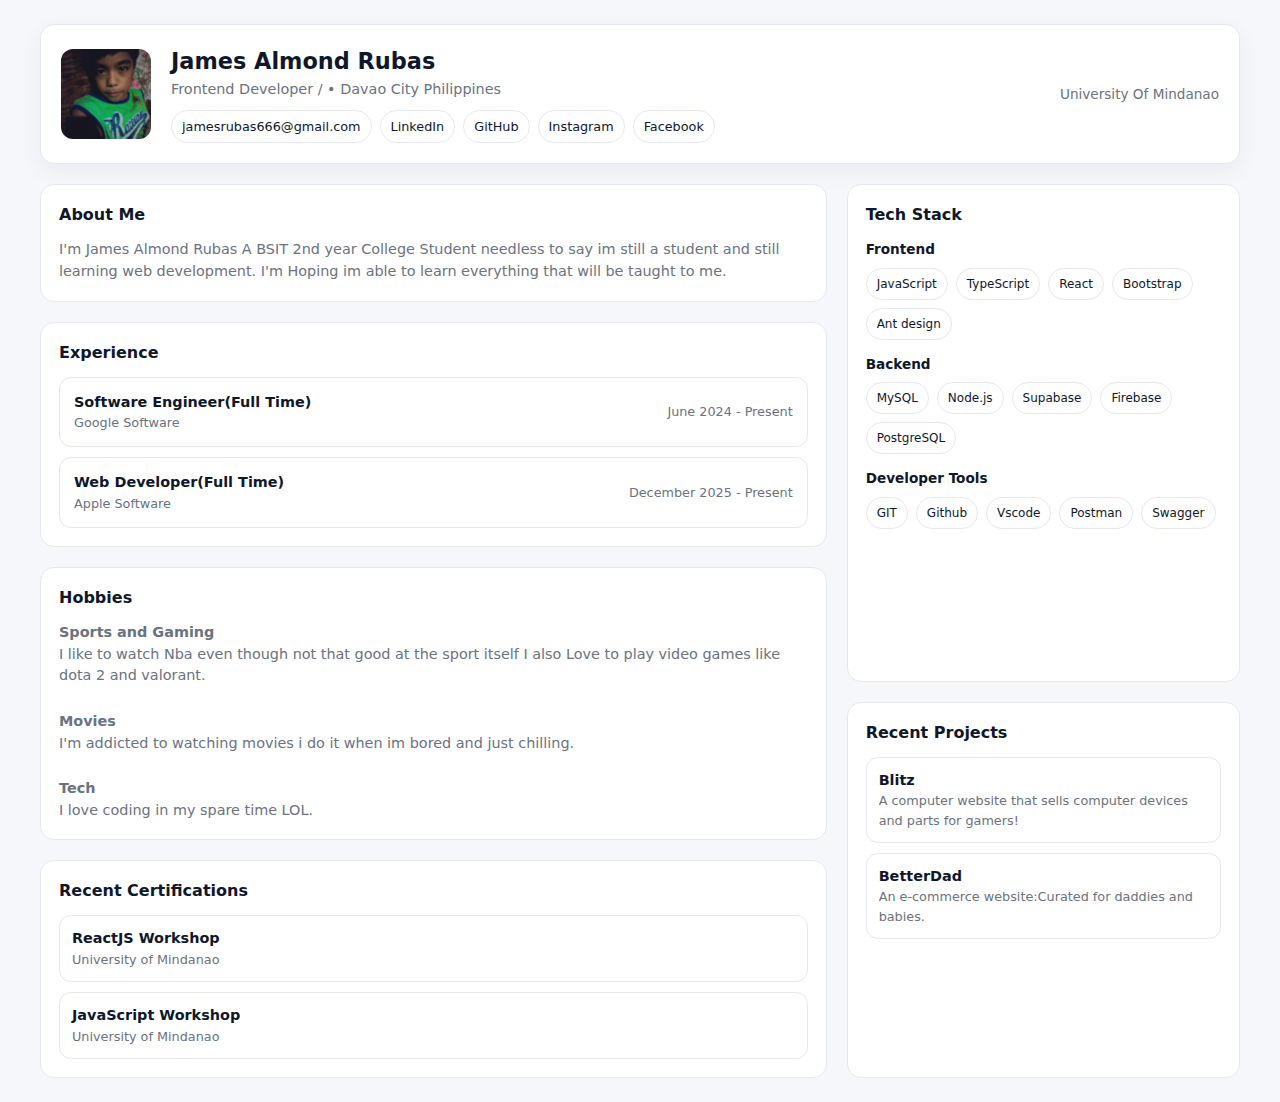
<file: index.html>
<!DOCTYPE html>
<html lang="en">
<head>
  <meta charset="UTF-8" />
  <meta name="viewport" content="width=device-width, initial-scale=1" />
  <title>This is my Portfolio</title>
  <link rel="stylesheet" href="style7.css" />
</head>
<body>

  <div class="container">

    <!-- HEADER / PROFILE -->
    <section class="profile">
      <img class="avatar" src="ME.jpg" alt="Profile Picture">

      <div class="profile-main">
        <h1>James Almond Rubas</h1>
        <p>Frontend Developer / • Davao City Philippines</p>

        <div class="links">
          <span class="link-chip">jamesrubas666@gmail.com</span>
          <span class="link-chip">LinkedIn</span>
          <span class="link-chip">GitHub</span>
          <span class="link-chip">Instagram</span>
          <span class="link-chip">Facebook</span>
        </div>
      </div>

      <div class="org">University Of Mindanao</div>
    </section>


    <!-- MAIN CONTENT -->
    <div class="main-grid">

      <!-- LEFT COLUMN -->
      <div class="stack">

        <div class="card">
          <h2>About Me</h2>
          <p class="muted">I'm James Almond Rubas A BSIT 2nd year College Student needless to say im still a student and still learning 
            web development. I'm Hoping im able to learn everything that will be taught to me. </p>
        </div>

        <div class="card">
          <h2>Experience</h2>

          <div class="item">
            <div>
              <div class="item-title">Software Engineer(Full Time)</div>
              <div class="item-sub">Google Software</div>
            </div>
            <div class="item-sub">June 2024 - Present</div>
          </div>

          <div class="item">
            <div>
              <div class="item-title">Web Developer(Full Time)</div>
              <div class="item-sub">Apple Software</div>
            </div>
            <div class="item-sub">December 2025 - Present</div>
          </div>

        </div>

        <div class="card">
          <h2>Hobbies</h2>

          <p class="muted"><strong>Sports and Gaming</strong><br/>I like to watch Nba even though not that good at
        the sport itself I also Love to play video games like dota 2 and valorant. </p>
          <br/>
          <p class="muted"><strong>Movies</strong><br/>I'm addicted to watching movies i do it when im bored and just chilling.</p>
          <br/>
          <p class="muted"><strong>Tech</strong><br/>I love coding in my spare time LOL.</p>
        </div>

        <div class="card simple-list">
          <h2>Recent Certifications</h2>

          <div class="row">
            <div class="row-title">ReactJS Workshop</div>
            <div class="row-desc">University of Mindanao</div>
          </div>

          <div class="row">
            <div class="row-title">JavaScript Workshop</div>
            <div class="row-desc">University of Mindanao</div>
          </div>
        </div>

      </div>

      <!-- RIGHT COLUMN -->
      <div class="stack">

        <div class="card">
          <h2>Tech Stack</h2>

          <div class="tag-group">
            <h3>Frontend</h3>
            <div class="tags">
              <span class="tag">JavaScript</span>
              <span class="tag">TypeScript</span>
              <span class="tag">React</span>
              <span class="tag">Bootstrap</span>
              <span class="tag">Ant design</span>
            </div>
          </div>

          <div class="tag-group">
            <h3>Backend</h3>
            <div class="tags">
              <span class="tag">MySQL</span>
              <span class="tag">Node.js</span>
              <span class="tag">Supabase</span>
              <span class="tag">Firebase</span>
              <span class="tag">PostgreSQL</span>
            </div>
          </div>

          <div class="tag-group">
            <h3>Developer Tools</h3>
            <div class="tags">
              <span class="tag">GIT</span>
              <span class="tag">Github</span>
              <span class="tag">Vscode</span>
              <span class="tag">Postman</span>
              <span class="tag">Swagger</span>
            </div>
          </div>

        </div>

        <div class="card simple-list">
          <h2>Recent Projects</h2>

          <div class="row">
            <div class="row-title">Blitz</div>
            <div class="row-desc">A computer website that sells computer devices and parts for gamers!</div>
          </div>

          <div class="row">
            <div class="row-title">BetterDad</div>
            <div class="row-desc">An e-commerce website:Curated for daddies and babies.</div>
          </div>

        </div>

      </div>

    </div>

  </div>

</body>
</html>
</file>
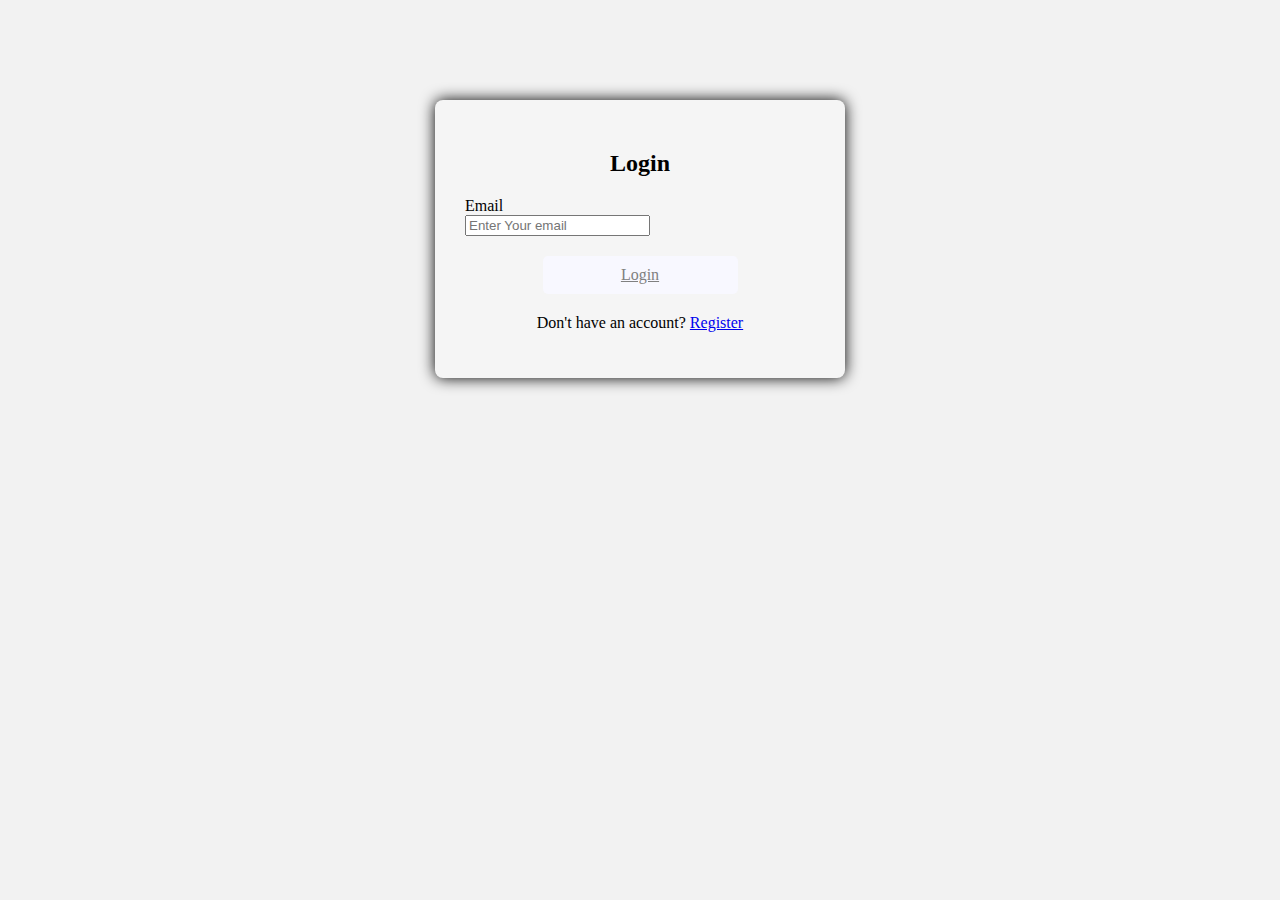
<file: login.html>
<!DOCTYPE html>
<html lang="en">
<head>
    <meta charset="UTF-8">
    <meta name="viewport" content="width=device-width, initial-scale=1.0">
    <title>Login</title>
    <link rel = "stylesheet" href ="style2.css">
</head>
<body>
    <div class="container">
    <h2 class="title"> Login </h2>
    <form class="form"> 
        <label class="label"> Email </label>
        <input class="Email" class="input" placeholder="Enter Your email">

        <a href="index.html" class="btn"> Login</a>

    </form>
    <p class="text">
        Don't have an account?
        <a href = "register.html" class="link"> Register </a>
    </p>
    </div>
</body>

</html>
</file>
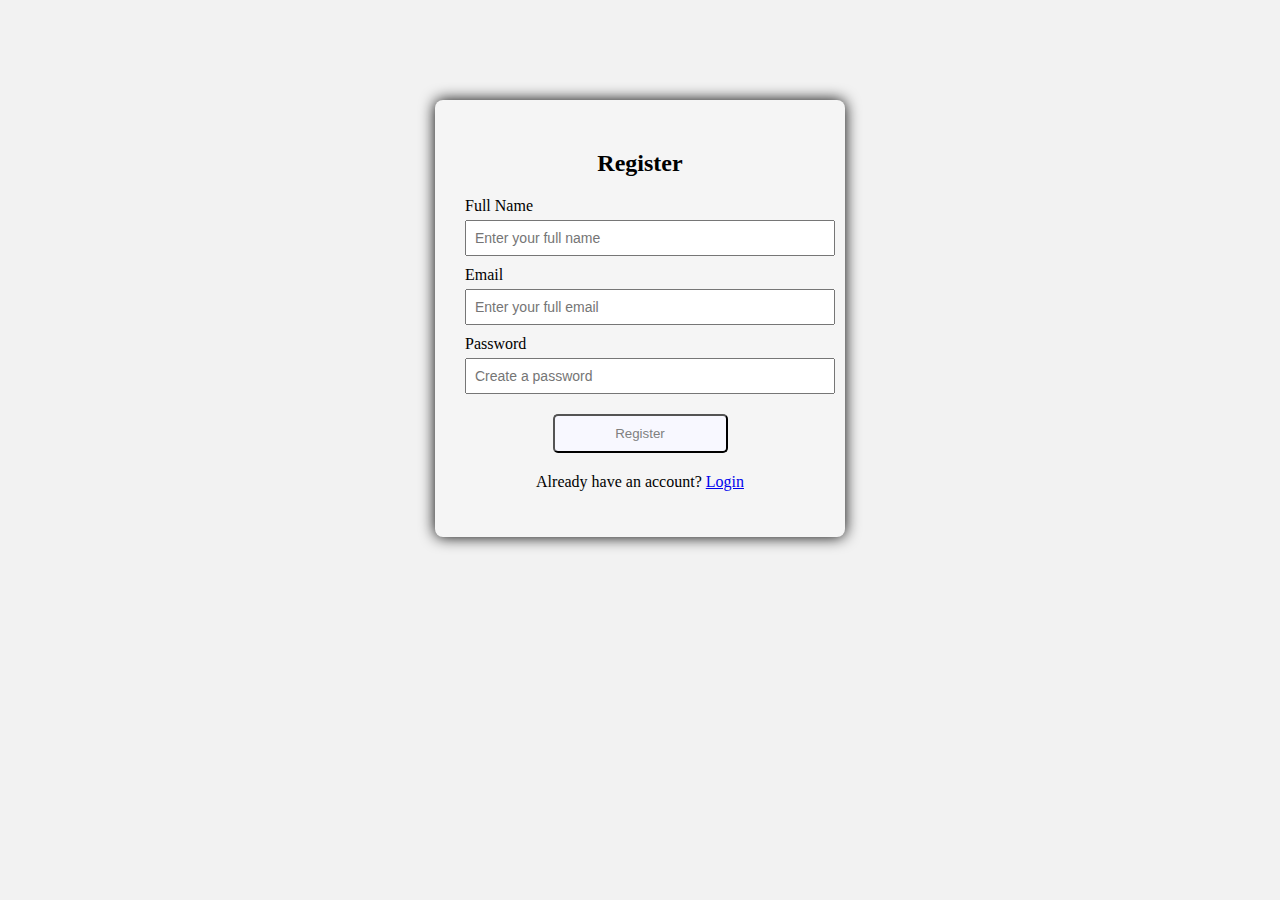
<file: register.html>
<!DOCTYPE html>
<html lang="en">
<head>
    <meta charset="UTF-8">
    <meta name="viewport" content="width=device-width, initial-scale=1.0">
    <title>Register</title>
    <link rel="stylesheet" href="style2.css">
</head>
<body>
    <div class="container">
        <h2 class="title"> Register</h2>
        <form class="form">
            <label class="label"> Full Name</label>
            <input type="text" class="input" placeholder="Enter your full name">

            <label class="label">Email</label>
            <input type="email" class="input" placeholder="Enter your full email">

            <label class="label">Password</label>
            <input type="password" class="input" placeholder="Create a password">

            <input class="btn" type="submit" value="Register">
        </form>
        <p class="text">
                Already have an account?
                <a href="login.html" class="link">Login</a>
            </p>
    </div>
</body>
</html>
</file>
<file: style7.css>
:root{
  --bg:#f6f7fb;
  --card:#ffffff;
  --border:#e6e8ef;
  --text:#0f172a;
  --muted:#6b7280;
  --accent:#2563eb;
  --radius:14px;
}

*{
  box-sizing:border-box;
  margin:0;
  padding:0;
  font-family:system-ui,-apple-system,Segoe UI,Roboto,Ubuntu,"Helvetica Neue",Arial;
}

body{
  background:var(--bg);
  color:var(--text);
  line-height:1.5;
  padding:24px;
}

.container{
  max-width:1200px;
  margin:0 auto;
  display:grid;
  gap:20px;
}

.profile{
  background:var(--card);
  border:1px solid var(--border);
  border-radius:var(--radius);
  padding:20px;
  display:grid;
  grid-template-columns:auto 1fr auto;
  gap:20px;
  align-items:center;
  box-shadow:0 8px 24px rgba(15,23,42,.05);
}

.avatar{
  width:90px;
  height:90px;
  border-radius:12px;
  object-fit: cover;
}


.profile-main h1{
  font-size:1.4rem;
  font-weight:700;
}

.profile-main p{
  color:var(--muted);
  font-size:.9rem;
}

.links{
  display:flex;
  gap:8px;
  flex-wrap:wrap;
  margin-top:10px;
}

.link-chip{
  border:1px solid var(--border);
  padding:6px 10px;
  border-radius:999px;
  font-size:.8rem;
  background:#fff;
}

.org{
  font-size:.85rem;
  color:var(--muted);
  white-space:nowrap;
}

.main-grid{
  display:grid;
  grid-template-columns:2fr 1fr;
  gap:20px;
}

.stack{
  display:grid;
  gap:20px;
}

.card{
  background:var(--card);
  border:1px solid var(--border);
  border-radius:var(--radius);
  padding:18px;
}

.card h2{
  font-size:1rem;
  margin-bottom:12px;
  display:flex;
  align-items:center;
  gap:8px;
}

.muted{
  color:var(--muted);
  font-size:.9rem;
}

.item{
  border:1px solid var(--border);
  border-radius:12px;
  padding:14px;
  display:flex;
  justify-content:space-between;
  align-items:center;
  margin-bottom:10px;
}

.item:last-child{
  margin-bottom:0;
}

.item-title{
  font-weight:600;
  font-size:.9rem;
}

.item-sub{
  font-size:.8rem;
  color:var(--muted);
}

.tag-group{
  margin-bottom:14px;
}

.tag-group h3{
  font-size:.85rem;
  margin-bottom:8px;
}

.tags{
  display:flex;
  gap:8px;
  flex-wrap:wrap;
}

.tag{
  border:1px solid var(--border);
  padding:6px 10px;
  border-radius:999px;
  font-size:.75rem;
  background:#fff;
}

.simple-list .row{
  border:1px solid var(--border);
  border-radius:12px;
  padding:12px;
  margin-bottom:10px;
}

.simple-list .row:last-child{
  margin-bottom:0;
}

.row-title{
  font-weight:600;
  font-size:.9rem;
}

.row-desc{
  font-size:.8rem;
  color:var(--muted);
}

@media(max-width:900px){
  .main-grid{
    grid-template-columns:1fr;
  }

  .profile{
    grid-template-columns:1fr;
    align-items:flex-start;
  }

  .org{
    text-align:left;
  }
}
</file>
<file: style2.css>
body{
    margin: 0;
    font-family: 'Times New Roman';
    background-color: #f2f2f2;
}
.container {
    width: 350px;
    margin: 100px auto;
    background-color: whitesmoke;
    padding: 30px;
    border-radius: 8px;
    box-shadow: 0px 0px 15px;
    text-align: center;
}
.title{
    margin-bottom: 20px;
}
.form{text-align: left;
}

.label {
    display: block;
    margin-top: 10px;
}
.input{
    width: 100%;
    padding: 8px;
    margin-top: 5px;
    font-size: 14px;
}
.btn {
    display: block;
    width: 50%;
    margin: 20px auto;
    padding: 10px;
    background-color: ghostwhite;
    color: gray;
    text-align: center;
    border-radius: 5px;
}
.text {
    margin-top: 15px;

}
link {
    color: 4CAF50;
    text-decoration: none;
}
</file>
